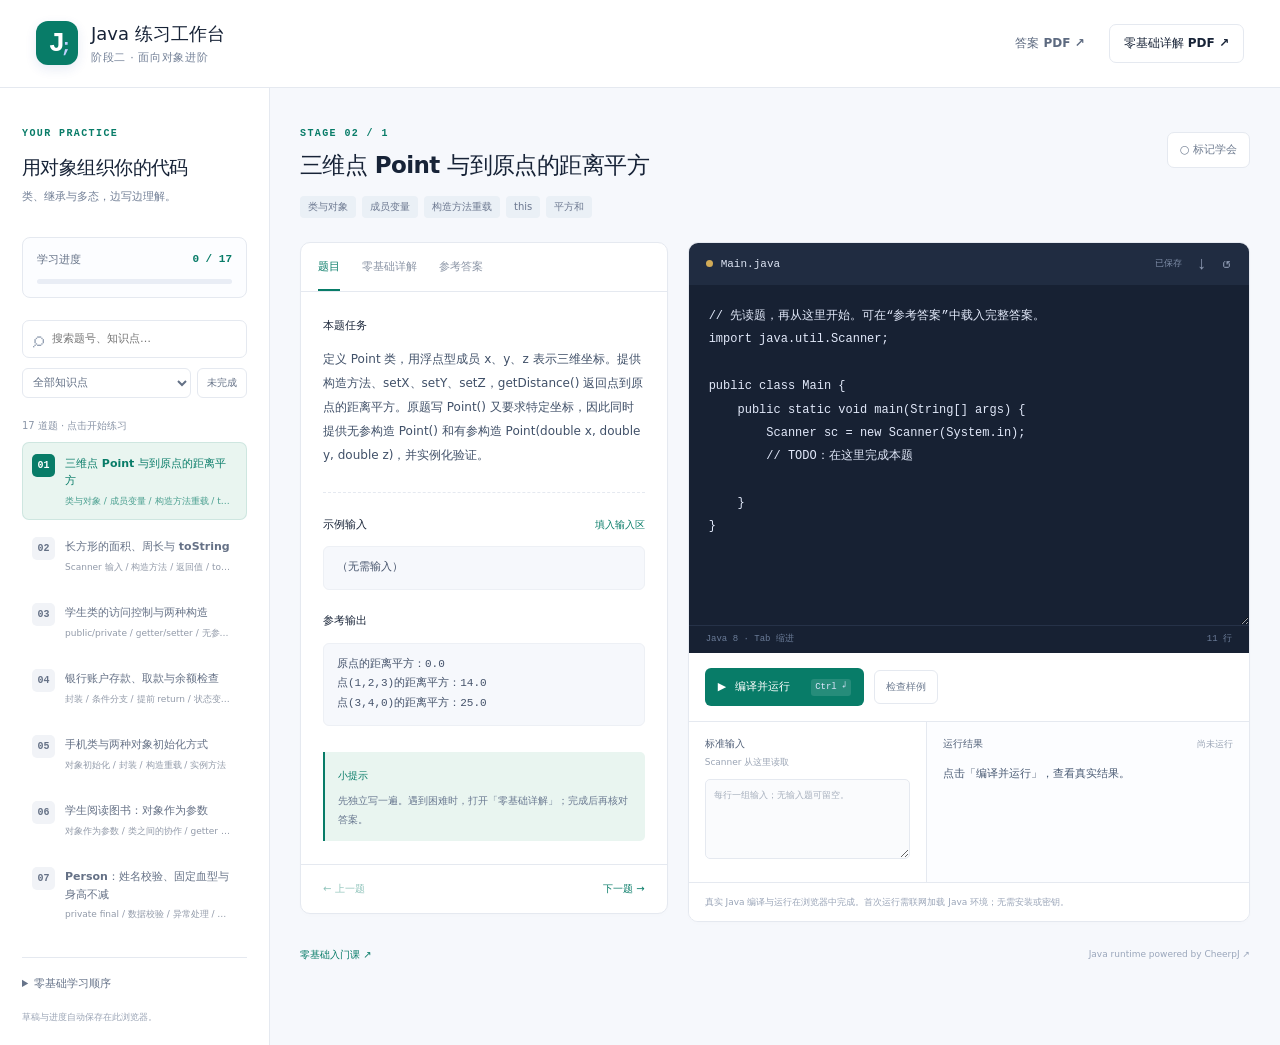
<file: index.html>
<!doctype html>
<html lang="zh-CN" data-stage="2">
<head>
  <meta charset="UTF-8">
  <meta name="viewport" content="width=device-width, initial-scale=1">
  <meta name="theme-color" content="#087c68">
  <meta name="description" content="Java 阶段二题库：零基础详解、参考答案、真正的浏览器编译与运行。">
  <title>Java 阶段二 · 练习工作台</title>
  <link rel="icon" href="./assets/favicon.svg" type="image/svg+xml">
  <link rel="stylesheet" href="./assets/style.css">
  <script defer src="./assets/app.js"></script>
</head>
<body>
  <a class="skip-link" href="#workspace">跳到练习区</a>
  <header class="topbar">
    <a class="brand" href="./"><span class="brand-mark">J<span>;</span></span><span>Java <strong>练习工作台</strong><small id="stage-label">阶段二 · 面向对象进阶</small></span></a>
    <nav class="top-actions" aria-label="学习资料"><a id="answer-pdf" class="quiet-link" href="./downloads/阶段二答案.pdf" target="_blank" rel="noopener">答案 PDF ↗</a><a id="guide-pdf" class="outline-link" href="./downloads/阶段二零基础详解.pdf" target="_blank" rel="noopener">零基础详解 PDF ↗</a></nav>
  </header>
  <div class="app-shell">
    <aside class="sidebar" aria-label="题目导航">
      <div class="sidebar-head"><span class="eyebrow">YOUR PRACTICE</span><h1 id="course-title">从第一行 Java 开始</h1><p id="course-subtitle">读题、动手、运行，再理解。</p></div>
      <div class="progress-box"><div><span>学习进度</span><strong id="progress-text">0 / 0</strong></div><progress id="progress" max="1" value="0" aria-label="完成题目进度"></progress></div>
      <label class="search-box"><span aria-hidden="true">⌕</span><input id="search" type="search" placeholder="搜索题号、知识点…" aria-label="搜索题目"></label>
      <div class="filter-row"><select id="concept-filter" aria-label="按知识点筛选"><option value="">全部知识点</option></select><button id="unfinished-filter" class="filter-button" aria-pressed="false">未完成</button></div>
      <p id="list-count" class="list-count"></p>
      <div id="question-list" class="question-list" role="navigation" aria-label="选择题目"><p class="muted">正在加载题库…</p></div>
      <details class="study-route"><summary>零基础学习顺序</summary><ol id="lesson-list"></ol><button class="text-button open-lessons">打开完整入门课 →</button></details>
      <p class="local-note">草稿与进度自动保存在此浏览器。</p>
    </aside>
    <main id="workspace" class="workspace" tabindex="-1">
      <div id="load-error" class="error-banner" role="alert" hidden></div>
      <div class="question-topline"><div><span id="question-index" class="eyebrow">STAGE 01</span><h2 id="question-title">准备好，开始练习</h2></div><button id="complete-button" class="complete-button" aria-pressed="false">○ 标记学会</button></div>
      <div id="concept-tags" class="tags"></div>
      <div class="work-grid">
        <section class="reading-panel" aria-label="题目与讲解">
          <div class="tabs" role="tablist" aria-label="阅读内容"><button id="tab-question" class="tab active" role="tab" aria-selected="true" aria-controls="panel-question" data-tab="question">题目</button><button id="tab-guide" class="tab" role="tab" aria-selected="false" aria-controls="panel-guide" data-tab="guide">零基础详解</button><button id="tab-answer" class="tab" role="tab" aria-selected="false" aria-controls="panel-answer" data-tab="answer">参考答案</button></div>
          <div id="panel-question" class="reading-content" role="tabpanel" aria-labelledby="tab-question">
            <div class="section-label">本题任务</div><div id="question-prompt" class="question-prompt"></div>
            <div class="sample-block"><div class="section-label">示例输入 <button id="use-sample" class="text-button">填入输入区</button></div><pre id="sample-input"></pre><div class="section-label">参考输出</div><pre id="sample-output"></pre></div>
            <div class="tip"><span>小提示</span><p>先独立写一遍。遇到困难时，打开「零基础详解」；完成后再核对答案。</p></div>
          </div>
          <div id="panel-guide" class="reading-content" role="tabpanel" aria-labelledby="tab-guide" hidden><div class="section-label">怎么想到这一步</div><p id="approach"></p><ol id="explanation" class="explanation"></ol><div class="section-label">容易出错的地方</div><ul id="pitfalls"></ul><div class="section-label">再练一小步</div><ul id="exercises"></ul></div>
          <div id="panel-answer" class="reading-content" role="tabpanel" aria-labelledby="tab-answer" hidden><p class="answer-note">下面是适合大学基础课程的参考写法。先理解每一步，再自己复写。</p><div class="answer-actions"><button id="load-answer" class="small-button">载入答案到编辑器</button><button id="copy-answer" class="text-button">复制答案</button></div><pre class="answer-code"><code id="answer-code"></code></pre></div>
          <div class="question-navigation"><button id="previous" class="text-button">← 上一题</button><button id="next" class="text-button">下一题 →</button></div>
        </section>
        <section class="practice-panel" aria-label="Java 编译练习">
          <div class="editor-bar"><span><span class="code-dot"></span><strong id="file-name">Main.java</strong></span><div><span id="save-status">自动保存</span><button id="download-code" class="icon-button" title="下载当前 Java 文件" aria-label="下载当前 Java 文件">↓</button><button id="reset-code" class="icon-button" title="重置为练习模板" aria-label="重置为练习模板">↺</button></div></div>
          <label class="sr-only" for="editor">Java 源代码编辑器</label><textarea id="editor" class="code-editor" spellcheck="false" autocapitalize="off" autocomplete="off" autocorrect="off" wrap="off" aria-describedby="editor-help"></textarea>
          <div class="editor-footer"><span id="editor-help">Java 8 · Tab 缩进</span><span id="line-count">1 行</span></div>
          <div class="run-bar"><button id="run-button" class="primary-button"><span aria-hidden="true">▶</span> 编译并运行 <kbd>Ctrl ↵</kbd></button><button id="stop-button" class="small-button" hidden>停止</button><button id="test-button" class="small-button">检查样例</button></div>
          <div class="io-grid"><div class="input-area"><label for="stdin">标准输入 <span>Scanner 从这里读取</span></label><textarea id="stdin" spellcheck="false" placeholder="每行一组输入；无输入题可留空。"></textarea></div><div class="output-area"><div class="output-heading"><span>运行结果</span><span id="run-status" class="run-status" role="status" aria-live="polite">尚未运行</span></div><pre id="stdout" tabindex="0" aria-label="程序标准输出">点击「编译并运行」，查看真实结果。</pre></div></div>
          <details id="diagnostic-details" class="diagnostics" hidden><summary id="diagnostic-title">编译信息与错误</summary><pre id="diagnostics"></pre></details>
          <p id="runtime-note" class="runtime-note">真实 Java 编译与运行在浏览器中完成。首次运行需联网加载 Java 环境；无需安装或密钥。</p>
        </section>
      </div>
      <footer class="workspace-footer"><button class="text-button open-lessons">零基础入门课 ↗</button><a href="https://cheerpj.com/" target="_blank" rel="noopener">Java runtime powered by CheerpJ ↗</a></footer>
    </main>
  </div>
  <div id="toast" class="toast" role="status" aria-live="polite" hidden></div>
  <dialog id="lessons-dialog" aria-labelledby="lessons-heading"><div class="dialog-heading"><div><span class="eyebrow">START FROM ZERO</span><h2 id="lessons-heading">零基础入门课</h2></div><button id="close-lessons" class="small-button">关闭 ×</button></div><div id="lesson-content"></div><details class="course-notes"><summary>题库整理说明与约定</summary><ul id="course-notes"></ul></details></dialog>
</body>
</html>
</file>
<file: assets/style.css>
@charset "UTF-8";
:root{--accent:#3159dc;--accent-dark:#2347bf;--accent-soft:#edf1ff;--ink:#172337;--muted:#738097;--line:#e5e9f0;--page:#f6f8fc;--code:#172133;--green:#087c58;font-family:Inter,"Microsoft YaHei","PingFang SC",system-ui,sans-serif;color:var(--ink);background:var(--page);font-synthesis:none;line-height:1.6}
html[data-stage="2"]{--accent:#087c68;--accent-dark:#066452;--accent-soft:#e9f5f0}
*{box-sizing:border-box}body{margin:0}button,input,select,textarea{font:inherit}button,a,input,select,textarea{outline-offset:4px}button{cursor:pointer}button:disabled{cursor:default;opacity:.45}a{color:var(--accent);text-decoration:none}a:hover{text-decoration:underline}button{border:0}button:hover{filter:brightness(.96)}[hidden]{display:none!important}pre{white-space:pre-wrap;overflow-wrap:anywhere;tab-size:4}p{margin:0 0 1em}button:focus-visible,a:focus-visible{outline:3px solid #7d9bff}.sr-only{position:absolute;width:1px;height:1px;clip:rect(0,0,0,0);overflow:hidden}.skip-link{position:absolute;top:-60px;left:20px;padding:10px;background:white;z-index:10}.skip-link:focus{top:10px}
.topbar{height:88px;background:#fff;border-bottom:1px solid var(--line);display:flex;align-items:center;justify-content:space-between;padding:0 36px;gap:20px}.brand{display:flex;gap:13px;align-items:center;color:var(--ink);font-size:18px;line-height:1.4}.brand:hover{text-decoration:none}.brand strong{font-weight:650}.brand small{display:block;font-size:11px;color:var(--muted);margin-top:4px;letter-spacing:.06em}.brand-mark{width:42px;height:44px;border-radius:12px;background:var(--accent);color:#fff;display:grid;place-items:center;font:700 28px ui-monospace,Consolas,monospace;box-shadow:0 4px 12px #2648a01c;position:relative}.brand-mark span{position:absolute;right:6px;bottom:7px;font-size:19px;color:#bfd0ff}.top-actions{display:flex;align-items:center;gap:24px;font-size:12px;font-weight:600}.outline-link{padding:9px 14px;border:1px solid var(--line);border-radius:7px;color:var(--ink)}.quiet-link{color:#5d6a80}
.app-shell{display:grid;grid-template-columns:270px minmax(0,1fr);max-width:1920px;margin:auto;min-height:calc(100vh - 88px)}.sidebar{background:#fff;border-right:1px solid var(--line);padding:30px 22px 20px;display:flex;flex-direction:column;min-width:0}.eyebrow{font:700 10px ui-monospace,Consolas,monospace;letter-spacing:.14em;color:var(--accent)}.sidebar h1{font-size:19px;font-weight:650;letter-spacing:-.03em;margin:8px 0 6px}.sidebar-head p{font-size:11px;color:var(--muted)}.progress-box{margin:20px 0 22px;padding:13px 14px 9px;border:1px solid var(--line);border-radius:8px;background:#fcfdff}.progress-box div{display:flex;justify-content:space-between;align-items:center;font-size:11px;color:#647186}.progress-box strong{font:600 11px ui-monospace,Consolas,monospace;color:var(--accent)}progress{width:100%;height:5px;border:0;appearance:none;display:block;margin:11px 0 4px;border-radius:5px;overflow:hidden}progress::-webkit-progress-bar{background:#e9edf5}progress::-webkit-progress-value{background:var(--accent);border-radius:5px}progress::-moz-progress-bar{background:var(--accent)}.search-box{display:flex;align-items:center;gap:8px;border:1px solid var(--line);border-radius:7px;padding:6px 10px;color:#94a0b3}.search-box span{font-size:22px;line-height:1}.search-box input{width:100%;font-size:11px;border:0;background:transparent;outline:none;padding:3px 0;color:var(--ink)}.filter-row{display:flex;gap:6px;margin-top:10px}.filter-row select{min-width:0;width:100%;font-size:11px;border:1px solid var(--line);background:white;color:#647186;border-radius:6px;padding:6px}.filter-button{white-space:nowrap;font-size:10px;padding:6px 9px;color:#647186;border:1px solid var(--line);border-radius:6px;background:white}.filter-button[aria-pressed="true"]{background:var(--accent-soft);color:var(--accent);border-color:var(--accent)}.list-count{font-size:10px;color:#8b96a8;margin:20px 0 8px}.question-list{display:flex;flex-direction:column;gap:5px;max-height:55vh;overflow:auto;margin:0 -7px;padding:0 7px 8px}.question-item{width:100%;display:flex;text-align:left;gap:10px;padding:11px 9px;align-items:flex-start;background:transparent;border:1px solid transparent;border-radius:7px;color:#657186}.question-item:hover{background:#f7f9fc}.question-item.active{background:var(--accent-soft);color:var(--accent);border-color:color-mix(in srgb,var(--accent) 12%,transparent)}.question-num{font:600 10px ui-monospace,Consolas,monospace;min-width:23px;height:23px;border-radius:5px;background:#f1f3f7;display:grid;place-items:center;flex-shrink:0}.active .question-num{background:var(--accent);color:white}.question-item.done .question-num{background:#e0f4e9;color:#087c58}.question-item-content{min-width:0}.question-item strong{font-size:11px;font-weight:600;display:block;margin-top:1px;line-height:1.6}.question-item small{font-size:9px;opacity:.7;display:block;margin-top:4px;white-space:nowrap;overflow:hidden;text-overflow:ellipsis;max-width:165px}.study-route{font-size:11px;margin-top:20px;padding-top:17px;border-top:1px solid var(--line);color:#67748a}.study-route summary{cursor:pointer;font-weight:600}.study-route ol{padding-left:20px;font-size:10px;line-height:1.8}.local-note{font-size:9px;color:#9aa4b5;margin:18px 0 0}.muted{font-size:12px;color:var(--muted)}
.workspace{padding:30px 30px 18px;min-width:0;outline:none}.question-topline{display:flex;align-items:center;justify-content:space-between;gap:16px}.question-topline h2{font-size:23px;font-weight:650;letter-spacing:-.025em;margin:5px 0 0;line-height:1.45}.complete-button{background:white;border:1px solid var(--line);border-radius:7px;white-space:nowrap;padding:8px 12px;font-size:11px;color:#6f7c90}.complete-button[aria-pressed="true"]{color:var(--green);border-color:#b8e3d0;background:#eff9f5}.tags{display:flex;flex-wrap:wrap;gap:6px;margin:14px 0 24px}.tag{font-size:10px;padding:3px 8px;border-radius:4px;background:#eaf0f6;color:#6c7890}.work-grid{display:grid;grid-template-columns:minmax(275px,.85fr) minmax(350px,1.3fr);gap:20px;align-items:start}.reading-panel,.practice-panel{background:white;border:1px solid var(--line);border-radius:10px;overflow:hidden;min-width:0;box-shadow:0 2px 5px #18233a03}.tabs{display:flex;border-bottom:1px solid var(--line);padding:0 17px;gap:22px}.tab{background:none;padding:15px 0 13px;color:#8b95a6;font-size:11px;border-bottom:2px solid transparent;white-space:nowrap}.tab.active{color:var(--accent);font-weight:600;border-color:var(--accent)}.reading-content{padding:23px 22px;min-height:494px;max-height:740px;overflow:auto;font-size:12px;color:#46536a;line-height:1.95}.section-label{color:var(--ink);font-size:11px;font-weight:650;margin:0 0 11px;display:flex;align-items:center;justify-content:space-between}.question-prompt{white-space:pre-wrap;margin-bottom:25px;color:#405068;line-height:2}.sample-block{border-top:1px dashed var(--line);padding-top:21px}.sample-block pre{font:11px/1.8 ui-monospace,Consolas,"Microsoft YaHei",monospace;background:#f6f8fc;border:1px solid #edf0f5;border-radius:6px;padding:11px 13px;margin:0 0 20px;min-height:40px;color:#45536b}.text-button{background:none;color:var(--accent);font-size:10px;padding:0}.tip{background:var(--accent-soft);border-left:2px solid var(--accent);padding:12px 13px;margin-top:26px;border-radius:0 5px 5px 0}.tip>span{font-size:10px;font-weight:650;color:var(--accent)}.tip p{font-size:10px;color:#697890;margin:4px 0 0;line-height:1.9}.question-navigation{display:flex;justify-content:space-between;padding:16px 22px;border-top:1px solid var(--line)}.explanation{padding-left:20px;margin:20px 0 24px}.explanation li{padding-left:4px;margin-bottom:15px}.reading-content ul{padding-left:18px;margin-bottom:25px}.reading-content li{margin-bottom:9px}.answer-note{font-size:11px;color:#8190a5}.answer-actions{display:flex;align-items:center;gap:13px;margin:16px 0}.answer-code{font:11px/1.9 ui-monospace,Consolas,"Microsoft YaHei",monospace;background:#f5f7fb;color:#31415a;padding:15px;border-radius:6px;white-space:pre;overflow:auto;max-height:580px}.error-banner{background:#fff0f0;border:1px solid #f2cdcd;color:#9d3a3a;padding:15px;border-radius:8px;margin-bottom:20px;font-size:12px}
.editor-bar{display:flex;align-items:center;justify-content:space-between;background:#202c41;color:#dce4f3;padding:12px 17px;font:11px ui-monospace,Consolas,monospace;gap:12px}.editor-bar>span{display:flex;align-items:center;gap:8px}.editor-bar>div{display:flex;align-items:center;gap:13px}.editor-bar strong{font-weight:400}.code-dot{height:7px;width:7px;display:inline-block;border-radius:50%;background:#d1ab57}.editor-bar #save-status{font:9px "Microsoft YaHei",sans-serif;color:#7e8da7}.icon-button{background:none;color:#8d9ab2;font:18px/1 ui-monospace,Consolas,monospace;padding:0 1px}.code-editor{display:block;background:var(--code);color:#e2e9fa;width:100%;resize:vertical;min-height:306px;height:340px;max-height:720px;border:0;border-radius:0;padding:20px;font:12px/1.95 ui-monospace,SFMono-Regular,Consolas,"Microsoft YaHei",monospace;tab-size:4;outline-offset:-3px;caret-color:#b2c3ff;white-space:pre;overflow-wrap:normal}.editor-footer{background:var(--code);border-top:1px solid #263248;display:flex;justify-content:space-between;color:#6b7c98;padding:7px 17px;font:9px/1.5 ui-monospace,"Microsoft YaHei",monospace}.run-bar{display:flex;gap:10px;align-items:center;padding:15px 16px;border-bottom:1px solid var(--line)}.primary-button{border-radius:6px;background:var(--accent);color:white;font-size:11px;font-weight:600;padding:10px 13px;display:flex;align-items:center;gap:9px}.primary-button:hover{background:var(--accent-dark)}kbd{font:9px/1.2 ui-monospace,Consolas,monospace;background:#ffffff1f;padding:3px 4px;border-radius:3px;margin-left:12px;color:#e1e7ff}.small-button{background:white;color:#6e7c91;border:1px solid var(--line);border-radius:6px;font-size:10px;padding:8px 11px}.io-grid{display:grid;grid-template-columns:1fr 1.35fr;min-height:160px}.input-area{border-right:1px solid var(--line);padding:14px 16px}.input-area label{display:block;font-size:10px;font-weight:600;color:#516078;margin-bottom:10px}.input-area label span{display:block;font-size:9px;font-weight:400;color:#9ba5b5;margin-top:3px}.input-area textarea{font:11px/1.8 ui-monospace,Consolas,"Microsoft YaHei",monospace;color:#40516b;border:1px solid var(--line);border-radius:5px;padding:8px;width:100%;min-height:80px;resize:vertical;background:#fafbfd}.input-area textarea::placeholder{color:#a6afbd;font-size:9px}.output-area{padding:14px 16px;background:#fcfdff;min-width:0}.output-heading{display:flex;justify-content:space-between;align-items:center;gap:10px;font-size:10px;font-weight:600;color:#516078}.run-status{font-size:9px;font-weight:400;color:#98a3b4}.run-status.success{color:#087c58}.run-status.error{color:#bf4a4a}.run-status.running{color:var(--accent)}.output-area pre{font:11px/1.9 ui-monospace,Consolas,"Microsoft YaHei",monospace;max-height:250px;min-height:80px;margin:12px 0 0;color:#4a5b74;overflow:auto}.diagnostics{margin:0;padding:12px 16px;background:#fff7f3;border-top:1px solid #f3e6e1;font-size:10px;color:#a15b42}.diagnostics summary{cursor:pointer;font-weight:600}.diagnostics pre{font:10px/1.8 ui-monospace,Consolas,"Microsoft YaHei",monospace;max-height:260px;overflow:auto}.runtime-note{padding:11px 16px;margin:0;font-size:9px;line-height:1.8;color:#9aa5b8;background:#fff;border-top:1px solid var(--line)}.workspace-footer{display:flex;justify-content:space-between;gap:20px;font-size:9px;color:#a0aabb;margin:25px 0 0}.workspace-footer a{color:#9aa6bb}.toast{position:fixed;left:50%;bottom:28px;transform:translateX(-50%);padding:10px 20px;background:#172337;color:white;border-radius:8px;box-shadow:0 5px 20px #0002;font-size:12px;z-index:20;max-width:90vw}.runtime-frame{position:fixed;width:1px;height:1px;left:-100px;top:-100px;border:0;opacity:0;pointer-events:none}
@media(min-width:1650px){.work-grid{grid-template-columns:minmax(330px,.8fr) minmax(500px,1.2fr)}.workspace{padding:36px 45px}.reading-content{min-height:570px}.code-editor{height:410px}.question-prompt{font-size:13px}}
@media(max-width:1200px){.app-shell{grid-template-columns:230px minmax(0,1fr)}.sidebar{padding:25px 17px}.workspace{padding:26px 22px}.work-grid{grid-template-columns:minmax(240px,.85fr) minmax(320px,1.25fr);gap:14px}.reading-content{padding:20px 17px}.tabs{gap:17px;padding:0 17px}.topbar{padding:0 25px}.question-topline h2{font-size:20px}.run-bar{padding:13px 12px;gap:7px}kbd{display:none}.question-item small{max-width:140px}}
@media(max-width:1020px){.work-grid{grid-template-columns:1fr}.reading-content{min-height:0;max-height:430px}.practice-panel{min-height:0}.question-prompt{margin-bottom:17px}.tip{margin-top:16px}.sample-block{display:grid;grid-template-columns:1fr 1fr;gap:0 15px}.sample-block .section-label:nth-of-type(1){grid-column:1;grid-row:1}.sample-block pre:nth-of-type(1){grid-column:1;grid-row:2}.sample-block .section-label:nth-of-type(2){grid-column:2;grid-row:1}.sample-block pre:nth-of-type(2){grid-column:2;grid-row:2}.code-editor{height:330px}.top-actions{gap:12px;font-size:11px}.workspace-footer{flex-wrap:wrap}}
@media(max-width:680px){.topbar{height:76px;padding:0 17px;gap:10px}.brand{font-size:14px;gap:9px}.brand-mark{width:34px;height:37px;font-size:25px;border-radius:9px}.brand small{font-size:9px}.top-actions{gap:7px;flex-direction:column;align-items:flex-end;font-size:9px}.outline-link{padding:4px 7px}.app-shell{display:block;min-height:0}.sidebar{padding:17px;border-right:0;border-bottom:1px solid var(--line);display:grid;grid-template-columns:1fr 1fr;gap:10px 14px}.sidebar-head{grid-column:1}.sidebar-head .eyebrow,.sidebar-head p{display:none}.sidebar h1{font-size:14px;margin:0}.progress-box{grid-column:2;grid-row:1;margin:0;padding:0;border:0;align-self:center;background:none}.progress-box div{font-size:9px}.progress-box strong{font-size:10px}progress{margin:7px 0 0;height:4px}.search-box{grid-column:1}.filter-row{margin:0;grid-column:2}.list-count{display:none}.question-list{grid-column:1/-1;flex-direction:row;max-height:88px;overflow:auto;gap:5px;padding:0 0 5px;margin:3px 0 0}.question-item{flex:0 0 168px;padding:8px;gap:7px}.question-item strong{font-size:10px}.question-item small{font-size:8px;max-width:125px;margin-top:3px}.question-num{width:20px;height:20px;font-size:9px;min-width:20px}.study-route,.local-note{display:none}.workspace{padding:20px 14px 18px}.question-topline{gap:9px;align-items:flex-start}.question-topline h2{font-size:18px}.question-topline .eyebrow{font-size:9px}.complete-button{padding:6px 8px;font-size:9px;margin-top:15px}.tags{margin:11px 0 17px}.tag{font-size:9px;padding:2px 6px}.work-grid{gap:16px}.reading-content{padding:18px;max-height:430px;font-size:11px}.tabs{gap:26px}.tab{font-size:11px;padding-top:14px}.question-navigation{padding:13px 18px}.code-editor{font-size:11px;line-height:1.9;padding:16px;height:300px;min-height:240px}.editor-bar{padding:11px 14px}.io-grid{grid-template-columns:1fr}.input-area{border-right:0;border-bottom:1px solid var(--line)}.input-area label span{display:inline;margin-left:8px}.input-area textarea{min-height:65px}.output-area pre{min-height:65px}.primary-button{font-size:10px;padding:10px 12px}.run-bar{padding:13px 14px}.workspace-footer{font-size:8px;gap:7px;margin-top:20px}}
dialog{width:min(760px,92vw);max-height:85vh;padding:28px;border:1px solid var(--line);border-radius:13px;color:var(--ink);box-shadow:0 20px 80px #14244133}dialog::backdrop{background:#17233766;backdrop-filter:blur(3px)}.dialog-heading{display:flex;justify-content:space-between;align-items:center;gap:15px;margin-bottom:25px}.dialog-heading h2{margin:4px 0 0;font-size:23px}.lesson{margin-bottom:12px;border:1px solid var(--line);border-radius:8px;padding:14px 17px;font-size:12px;line-height:1.95}.lesson summary{font-weight:600;cursor:pointer}.lesson p{white-space:pre-wrap;color:#536079;margin:12px 0 0}.lesson pre{font:11px/1.8 ui-monospace,Consolas,monospace;background:#f5f7fc;border-radius:5px;padding:12px;color:#43546f}.course-notes{font-size:11px;color:#7b879a;margin-top:20px;line-height:1.8}.course-notes summary{cursor:pointer}.course-notes li{margin-bottom:10px}
@media(prefers-reduced-motion:no-preference){.question-item,.primary-button,.tab{transition:background .15s,color .15s}.run-status.running{animation:pulse 1.6s ease-in-out infinite}@keyframes pulse{50%{opacity:.4}}}
</file>
